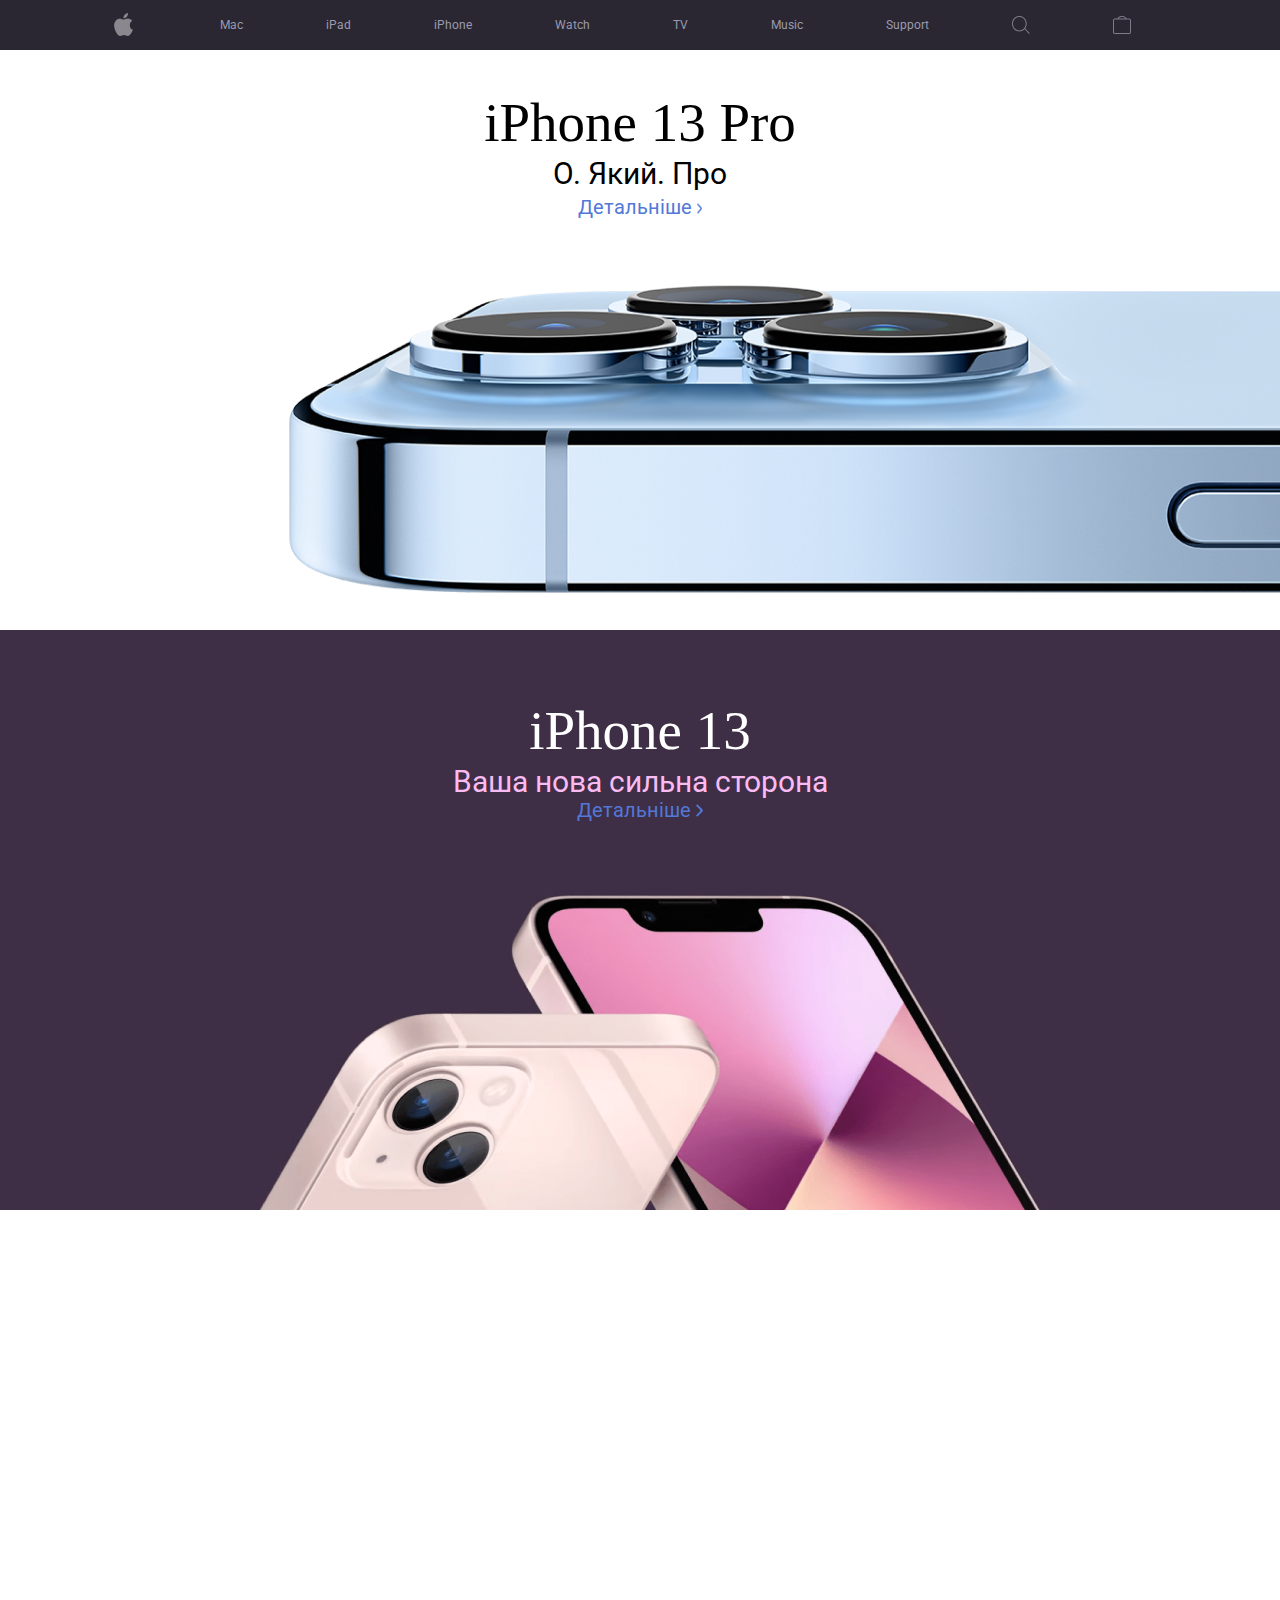
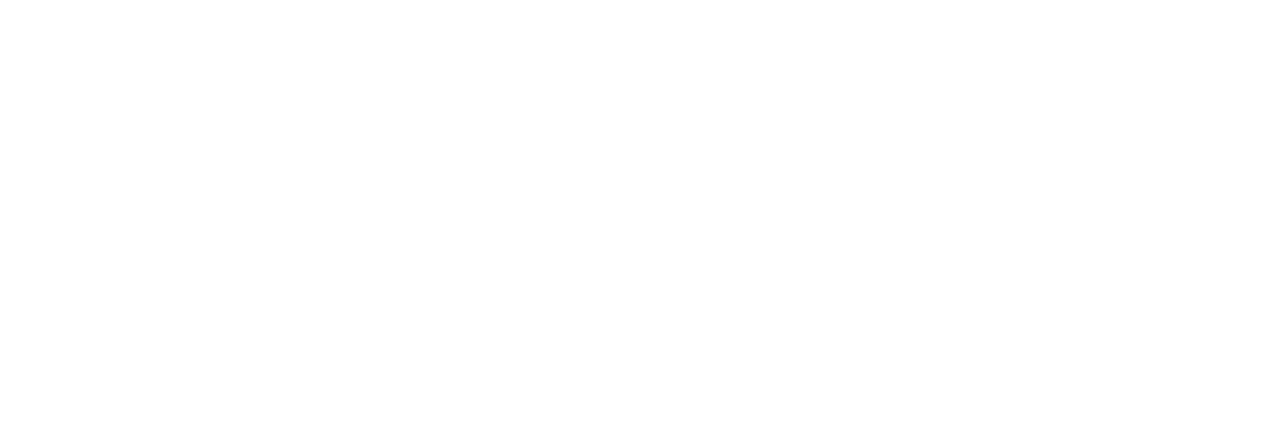
<file: index.html>
<!DOCTYPE html>
<html lang="en">
<head>
    <meta charset="UTF-8">
    <meta http-equiv="X-UA-Compatible" content="IE=edge">
    <meta name="viewport" content="width=device-width, initial-scale=1.0">

    <link rel="preconnect" href="https://fonts.googleapis.com">
    <link rel="preconnect" href="https://fonts.gstatic.com" crossorigin>
    <link href="https://fonts.googleapis.com/css2?family=Roboto&display=swap" rel="stylesheet">


    <title>JenyaSite</title>

    
    <link rel="stylesheet" href="styles/style.css">
    

</head>


<body>
    <header>
        <div class="container">
            <ul>
                <img src="images/apple_logo.png" alt="logo">
                <a href="you_popka.html">Mac</a>
                <a href="you_popka.html">iPad</a>
                <a href="you_popka.html">iPhone</a>
                <a href="you_popka.html">Watch</a>
                <a href="you_popka.html">TV</a>
                <a href="you_popka.html">Music</a>
                <a href="you_popka.html">Support</a>
                <img src="images/IconSearch.png" alt="search">
                <img src="images/IconCase.png" alt="case">
            </ul>      
        </div>
    </header>
    <section>
        <div class="container">
            <div class="iphone13_pro_section">
                <h1>iPhone 13 Pro </h1>
                <h3>О. Який. Про </h3>
                <a class="more_info" href="you_popka.html">
                    Детальніше
                    <img src="images/Line_4.png" alt=""> 
                </a>
                <img class="img_iphone13_pro" src="images/iphone-13-pro_specs.jpg" alt="">
                
            </div>
        </div>

        <div class="container">
            <div class="iphone13_section">
                <h1>iPhone 13 </h1>
                <p>Ваша нова сильна сторона</p>
                <a class="more_info" href="you_popka.html">
                    Детальніше <img src="images/Line_4.png" alt="">
                    
                </a>
                <img class="img_iphone13" src="images/a50c2c26-56ba4cec36c8c7e24bd738a3d631d889 1.png" alt="">
            </div>

        </div>
        <div class="container" >
            <div class="else">

            </div>
        </div>

    </section>

  
</body>
</html>
</file>
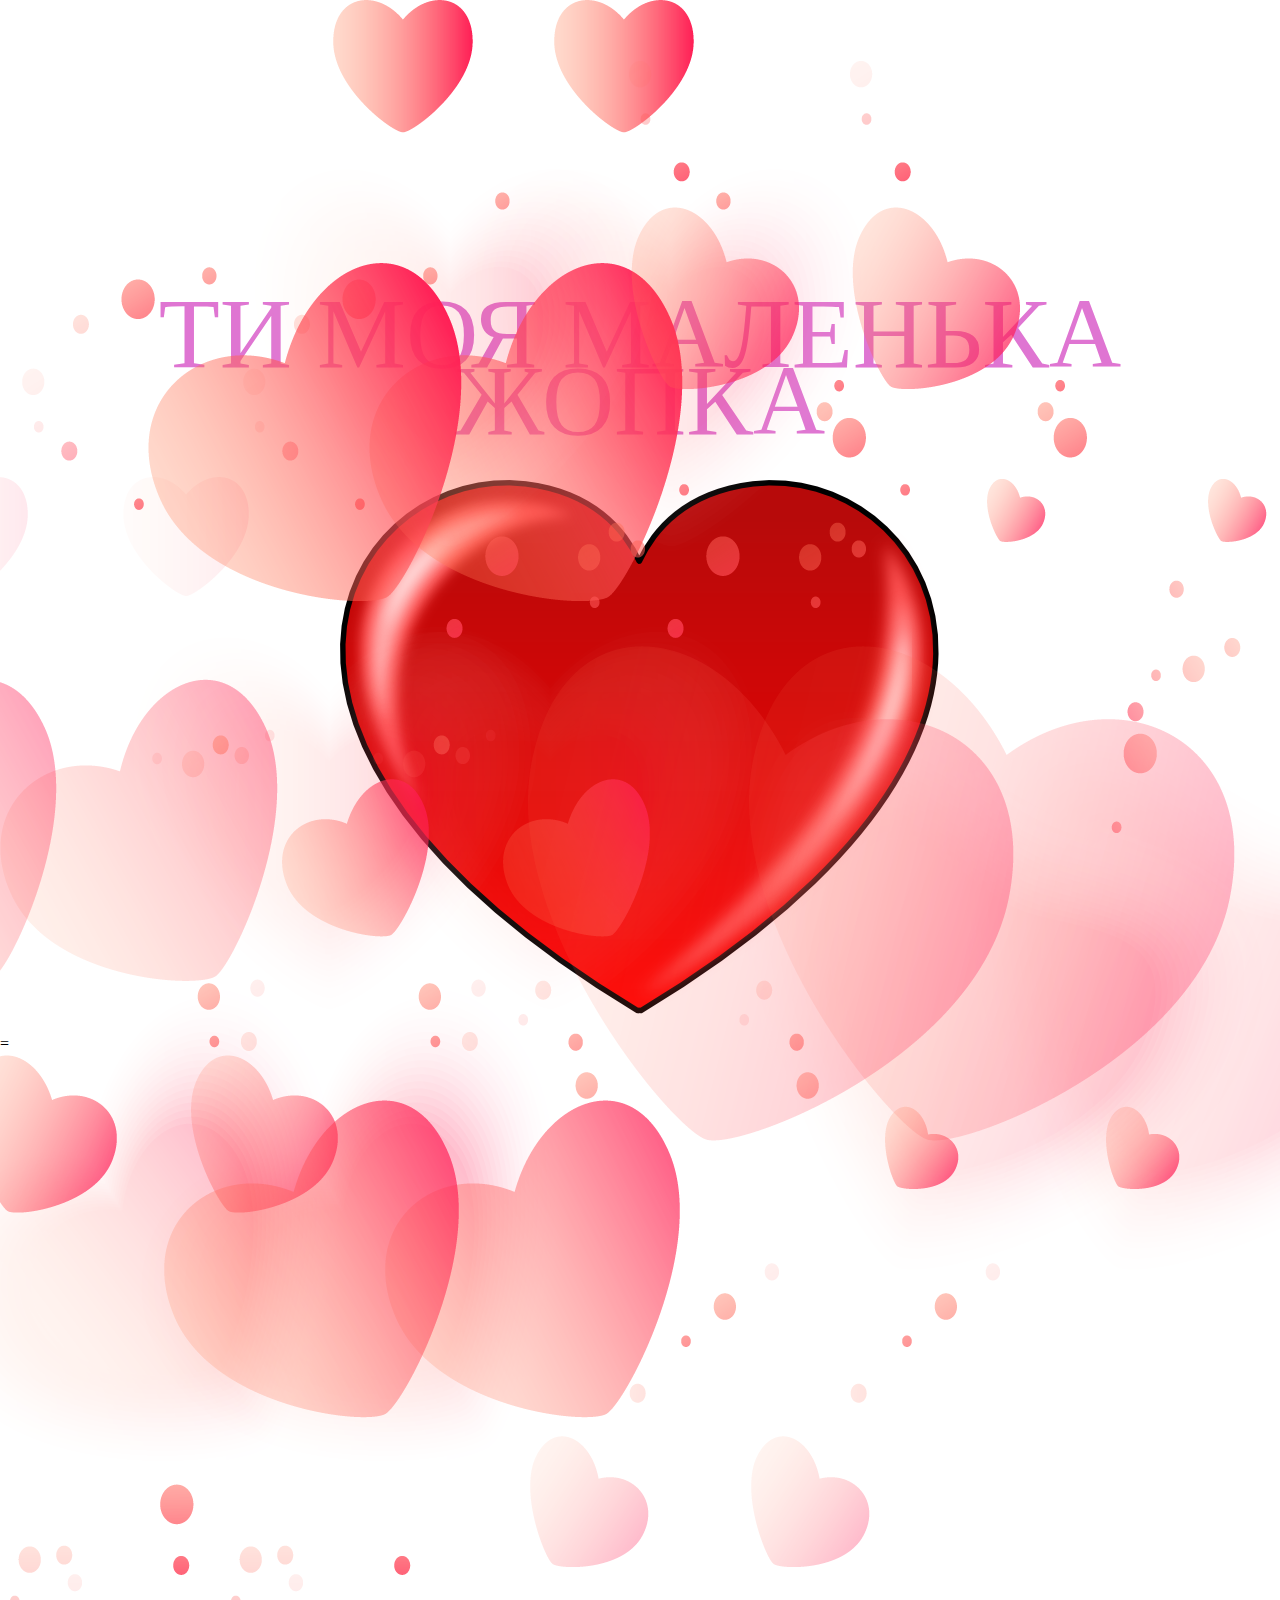
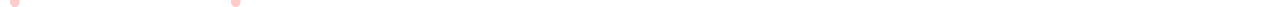
<file: you_popka.html>
<!DOCTYPE html>
<html lang="en">
<head>
    <meta charset="UTF-8">
    <meta http-equiv="X-UA-Compatible" content="IE=edge">
    <meta name="viewport" content="width=device-width, initial-scale=1.0">
    <link rel="stylesheet" href="styles/style.css">

    <title>You_popka</title>
</head>

<body>
    <section>
        <div class="container2">
            <h1 class="ass">ТИ МОЯ МАЛЕНЬКА ЖОПКА</h1>
            <p>
                <img class="img_pg2" src="images/2_pages/1.png" alt="">
            </p>
        </div>
        <img class="img_pg2_fon1" src="images/2_pages/2.png" alt="">
        <img class="img_pg2_fon2" src="images/2_pages/2.png" alt="">
        =
</section>
</body>
</html>
</file>
<file: styles/style.css>
body
{   
    padding: 0;
    margin: 0;

    /* font-family: 'Anton', sans-serif;
    color: 000;
    font-size: 16px; */
}
header
{
    height: 50px;
    background-color: #2A2732 ;
    margin: 0px;
    padding: 0px;
}
.container
{
    width: 1280px;
    text-align: center;
    margin: auto;

}
ul
{
    display: block;
    margin: 0px;
    padding-top: 13px;
    
    
}
ul img ,ul a
{   
    margin-right: 79px;
    vertical-align: middle;
}

ul a
{
    font-family: 'Roboto';
    font-style: normal;
    font-weight: 400;
    font-size: 12px;
    line-height: 14px;
    color:#9B9AAF;
    text-decoration: none;
}
.more_info:hover
{
text-decoration: underline;
}

ul a:hover
{
    color:white ;
}

/*  iphone13_pro_section*/
.iphone13_pro_section
{
    position: relative;
    height: 580px;
}
.iphone13_pro_section h1
{
    font-family: 'Calibri';
    font-style: normal;
    font-weight: 400;
    font-size: 55px;
    line-height: 67px;
    color: #000000;
    margin-top: 0px;
    padding-top: 39px;
    margin-bottom: 0px;
}
.iphone13_pro_section h3
{
    font-family: 'Roboto';
    font-style: normal;
    font-weight: 400;
    font-size: 30px;
    line-height: 35px;
    height: 40px;
    margin: 0px;
}
.iphone13_pro_section a
{
    font-family: 'Roboto';
    font-style: normal;
    font-weight: 400;
    font-size: 20px;
    line-height: 23px;
    text-align: center;
    color: #5278D8;
    text-decoration: none;
    height: 33px;
    margin: 0px;
}
.iphone13_pro_section a img
{
    width: 5px;
    height: 11px;
}
.img_iphone13_pro
{
    position: absolute;
    bottom: 5px;
    right: 0px;
    
}
/* iphone13_section */
.iphone13_section
{
    position: relative;
    height: 580px;
    background: #3E2E46;
}
.iphone13_section h1
{
    font-family: 'Calibri';
    font-style: normal;
    font-weight: 400;
    font-size: 55px;
    line-height: 67px;
    color: #FFFFFF;
    margin: 0px;
    padding-top: 67px;
}
.iphone13_section p
{
    font-family: 'Roboto';
    font-style: normal;
    font-weight: 400;
    font-size: 30px;
    line-height: 35px;
    text-align: center;
    color: #F9BBF2;
    margin: 0px;
}
.iphone13_section a
{
    font-family: 'Roboto';
    font-style: normal;
    font-weight: 400;
    font-size: 20px;
    line-height: 23px;
    text-align: center;
    color: #5278D8;
    text-decoration: none;
    height: 33px;
    margin: 0px;
}
.img_iphone13
{
    position: absolute;
    bottom: 0px;
    left: 224px;
}

/* ELSE */
.else
{
    height: 823px;
}



/* 2 PAGE */

.container2
{
    position: relative;
}
.container2 h1
{
    width: 1280px;
    text-align: center;
    margin: auto;
}

.ass
{   font-family: 'Calibri';
    font-style: normal;
    font-weight: 400;
    font-size: 100px;
    line-height: 67px;

    padding-top: 300px;

    color: #df75d2;
}
.container2 p{
    padding-top: 30px;
    text-align: center;
}


.img_pg2_fon1
{
position: absolute;
top: 0px;
left: 0px;
}
.img_pg2_fon2
{
    position: absolute;
    top: 0px;
    right: 0px;
}
</file>
